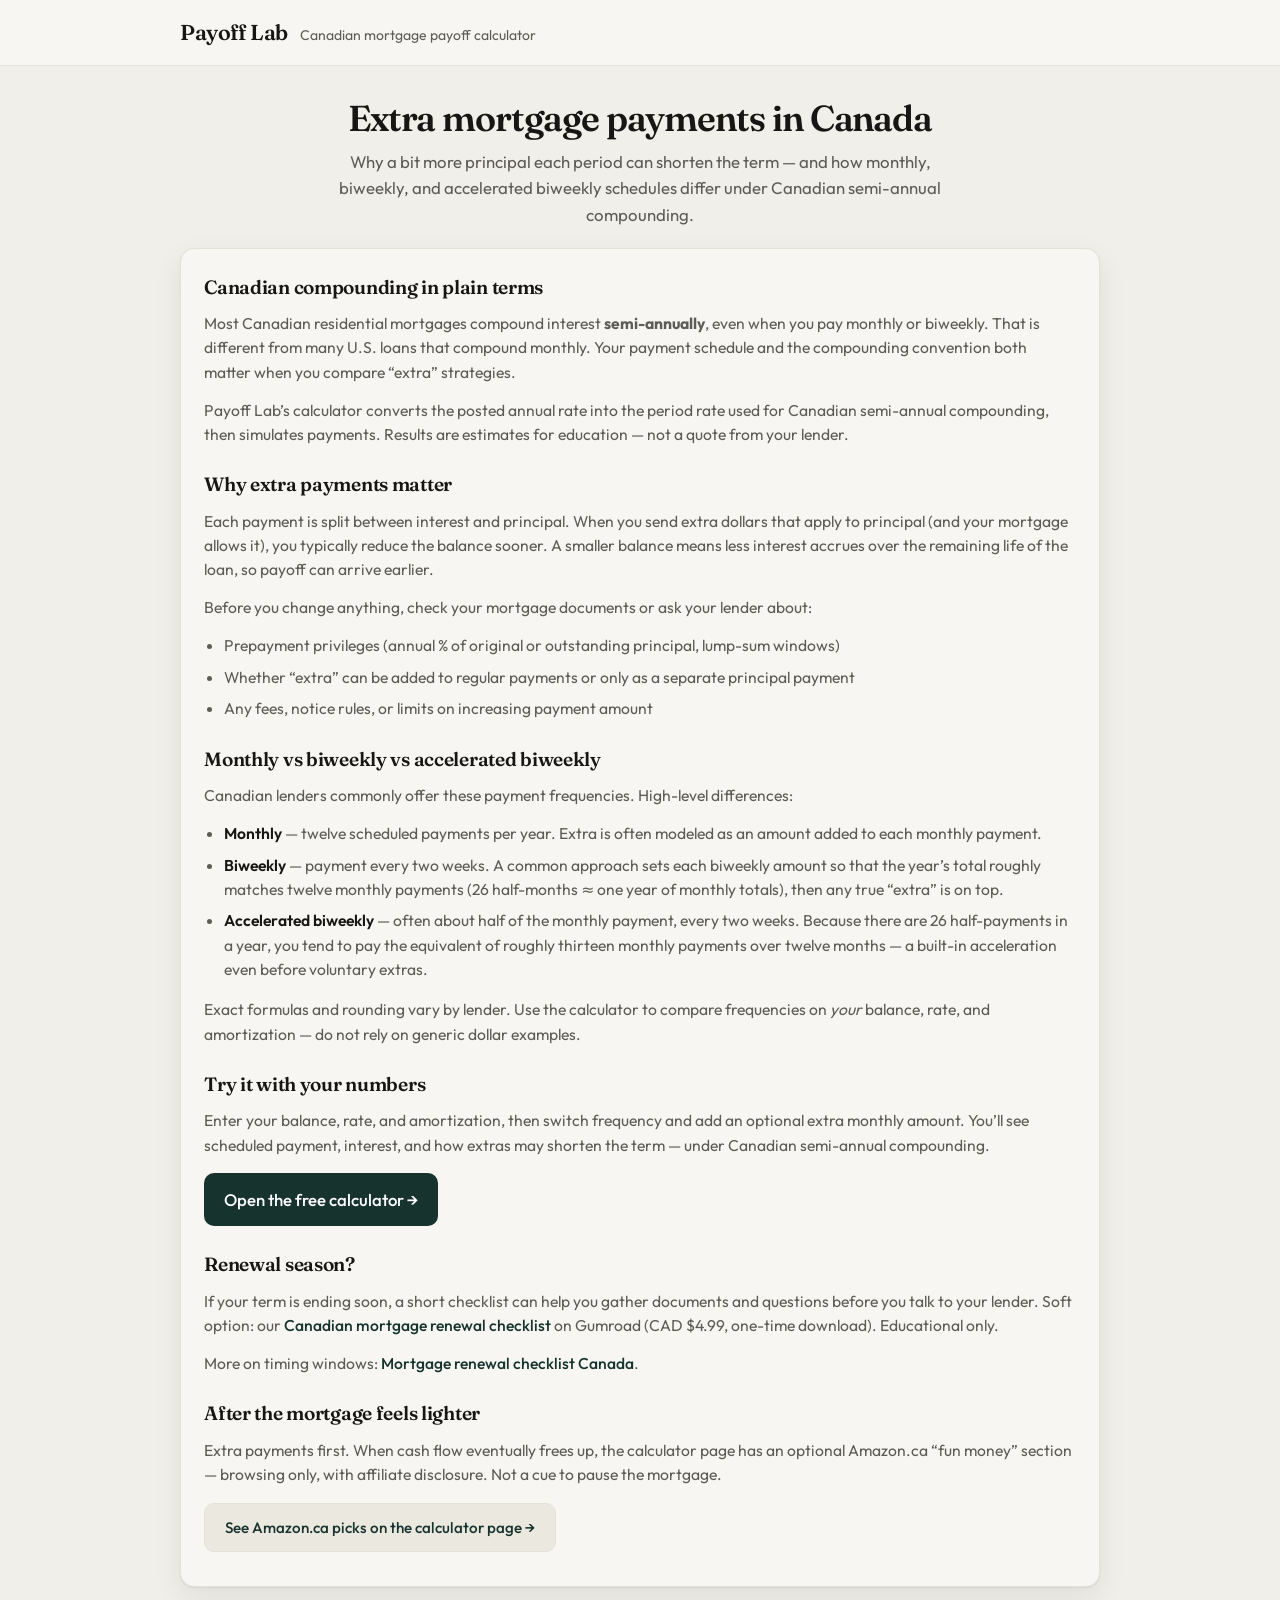
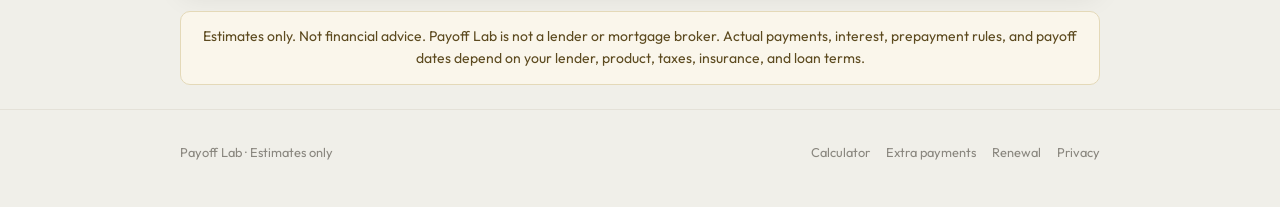
<file: extra-payments-canada.html>
<!DOCTYPE html>
<html lang="en-CA">
<head>
  <meta charset="utf-8" />
  <meta name="viewport" content="width=device-width, initial-scale=1" />
  <title>Extra Mortgage Payments Canada | Biweekly &amp; Accelerated</title>
  <meta name="description" content="How extra monthly or biweekly payments work on a Canadian mortgage. Semi-annual compounding, monthly vs biweekly vs accelerated biweekly — then try the free calculator." />
  <meta name="theme-color" content="#16332e" />
  <link rel="canonical" href="https://marcbotai.github.io/payoff-lab/extra-payments-canada.html" />
  <link rel="preconnect" href="https://fonts.googleapis.com" />
  <link rel="preconnect" href="https://fonts.gstatic.com" crossorigin />
  <link href="https://fonts.googleapis.com/css2?family=Fraunces:opsz,wght@9..144,500;9..144,600&family=Outfit:wght@400;500;600;700&display=swap" rel="stylesheet" />
  <link rel="stylesheet" href="styles.css" />
</head>
<body>
  <header class="site-header">
    <div class="wrap brand">
      <p class="brand-name"><a href="index.html">Payoff Lab</a></p>
      <p class="brand-tag">Canadian mortgage payoff calculator</p>
    </div>
  </header>

  <main>
    <div class="wrap">
      <section class="hero article-hero">
        <h1>Extra mortgage payments in Canada</h1>
        <p>Why a bit more principal each period can shorten the term — and how monthly, biweekly, and accelerated biweekly schedules differ under Canadian semi-annual compounding.</p>
      </section>

      <article class="article card">
        <h2>Canadian compounding in plain terms</h2>
        <p>Most Canadian residential mortgages compound interest <strong>semi-annually</strong>, even when you pay monthly or biweekly. That is different from many U.S. loans that compound monthly. Your payment schedule and the compounding convention both matter when you compare “extra” strategies.</p>
        <p>Payoff Lab’s calculator converts the posted annual rate into the period rate used for Canadian semi-annual compounding, then simulates payments. Results are estimates for education — not a quote from your lender.</p>

        <h2>Why extra payments matter</h2>
        <p>Each payment is split between interest and principal. When you send extra dollars that apply to principal (and your mortgage allows it), you typically reduce the balance sooner. A smaller balance means less interest accrues over the remaining life of the loan, so payoff can arrive earlier.</p>
        <p>Before you change anything, check your mortgage documents or ask your lender about:</p>
        <ul>
          <li>Prepayment privileges (annual % of original or outstanding principal, lump-sum windows)</li>
          <li>Whether “extra” can be added to regular payments or only as a separate principal payment</li>
          <li>Any fees, notice rules, or limits on increasing payment amount</li>
        </ul>

        <h2>Monthly vs biweekly vs accelerated biweekly</h2>
        <p>Canadian lenders commonly offer these payment frequencies. High-level differences:</p>
        <ul>
          <li><strong>Monthly</strong> — twelve scheduled payments per year. Extra is often modeled as an amount added to each monthly payment.</li>
          <li><strong>Biweekly</strong> — payment every two weeks. A common approach sets each biweekly amount so that the year’s total roughly matches twelve monthly payments (26 half-months ≈ one year of monthly totals), then any true “extra” is on top.</li>
          <li><strong>Accelerated biweekly</strong> — often about half of the monthly payment, every two weeks. Because there are 26 half-payments in a year, you tend to pay the equivalent of roughly thirteen monthly payments over twelve months — a built-in acceleration even before voluntary extras.</li>
        </ul>
        <p>Exact formulas and rounding vary by lender. Use the calculator to compare frequencies on <em>your</em> balance, rate, and amortization — do not rely on generic dollar examples.</p>

        <h2>Try it with your numbers</h2>
        <p>Enter your balance, rate, and amortization, then switch frequency and add an optional extra monthly amount. You’ll see scheduled payment, interest, and how extras may shorten the term — under Canadian semi-annual compounding.</p>
        <p class="article-cta-row">
          <a class="btn btn-cta" href="index.html">Open the free calculator →</a>
        </p>

        <h2>Renewal season?</h2>
        <p>If your term is ending soon, a short checklist can help you gather documents and questions before you talk to your lender. Soft option: our <a href="https://marcstevens.gumroad.com/l/canadian-mortgage-renewal-checklist">Canadian mortgage renewal checklist</a> on Gumroad (CAD $4.99, one-time download). Educational only.</p>
        <p>More on timing windows: <a href="mortgage-renewal-canada.html">Mortgage renewal checklist Canada</a>.</p>

        <h2>After the mortgage feels lighter</h2>
        <p>Extra payments first. When cash flow eventually frees up, the calculator page has an optional Amazon.ca “fun money” section — browsing only, with affiliate disclosure. Not a cue to pause the mortgage.</p>
        <p class="article-cta-row">
          <a class="btn btn-ghost-link" href="index.html#fun-money">See Amazon.ca picks on the calculator page →</a>
        </p>
      </article>

      <p class="disclaimer">
        Estimates only. Not financial advice. Payoff Lab is not a lender or mortgage broker.
        Actual payments, interest, prepayment rules, and payoff dates depend on your lender, product, taxes, insurance, and loan terms.
      </p>
    </div>
  </main>

  <footer class="site-footer">
    <div class="wrap">
      <p>Payoff Lab · Estimates only</p>
      <nav class="footer-links" aria-label="Footer">
        <a href="index.html">Calculator</a>
        <a href="extra-payments-canada.html">Extra payments</a>
        <a href="mortgage-renewal-canada.html">Renewal</a>
        <a href="privacy.html">Privacy</a>
      </nav>
    </div>
  </footer>
</body>
</html>
</file>
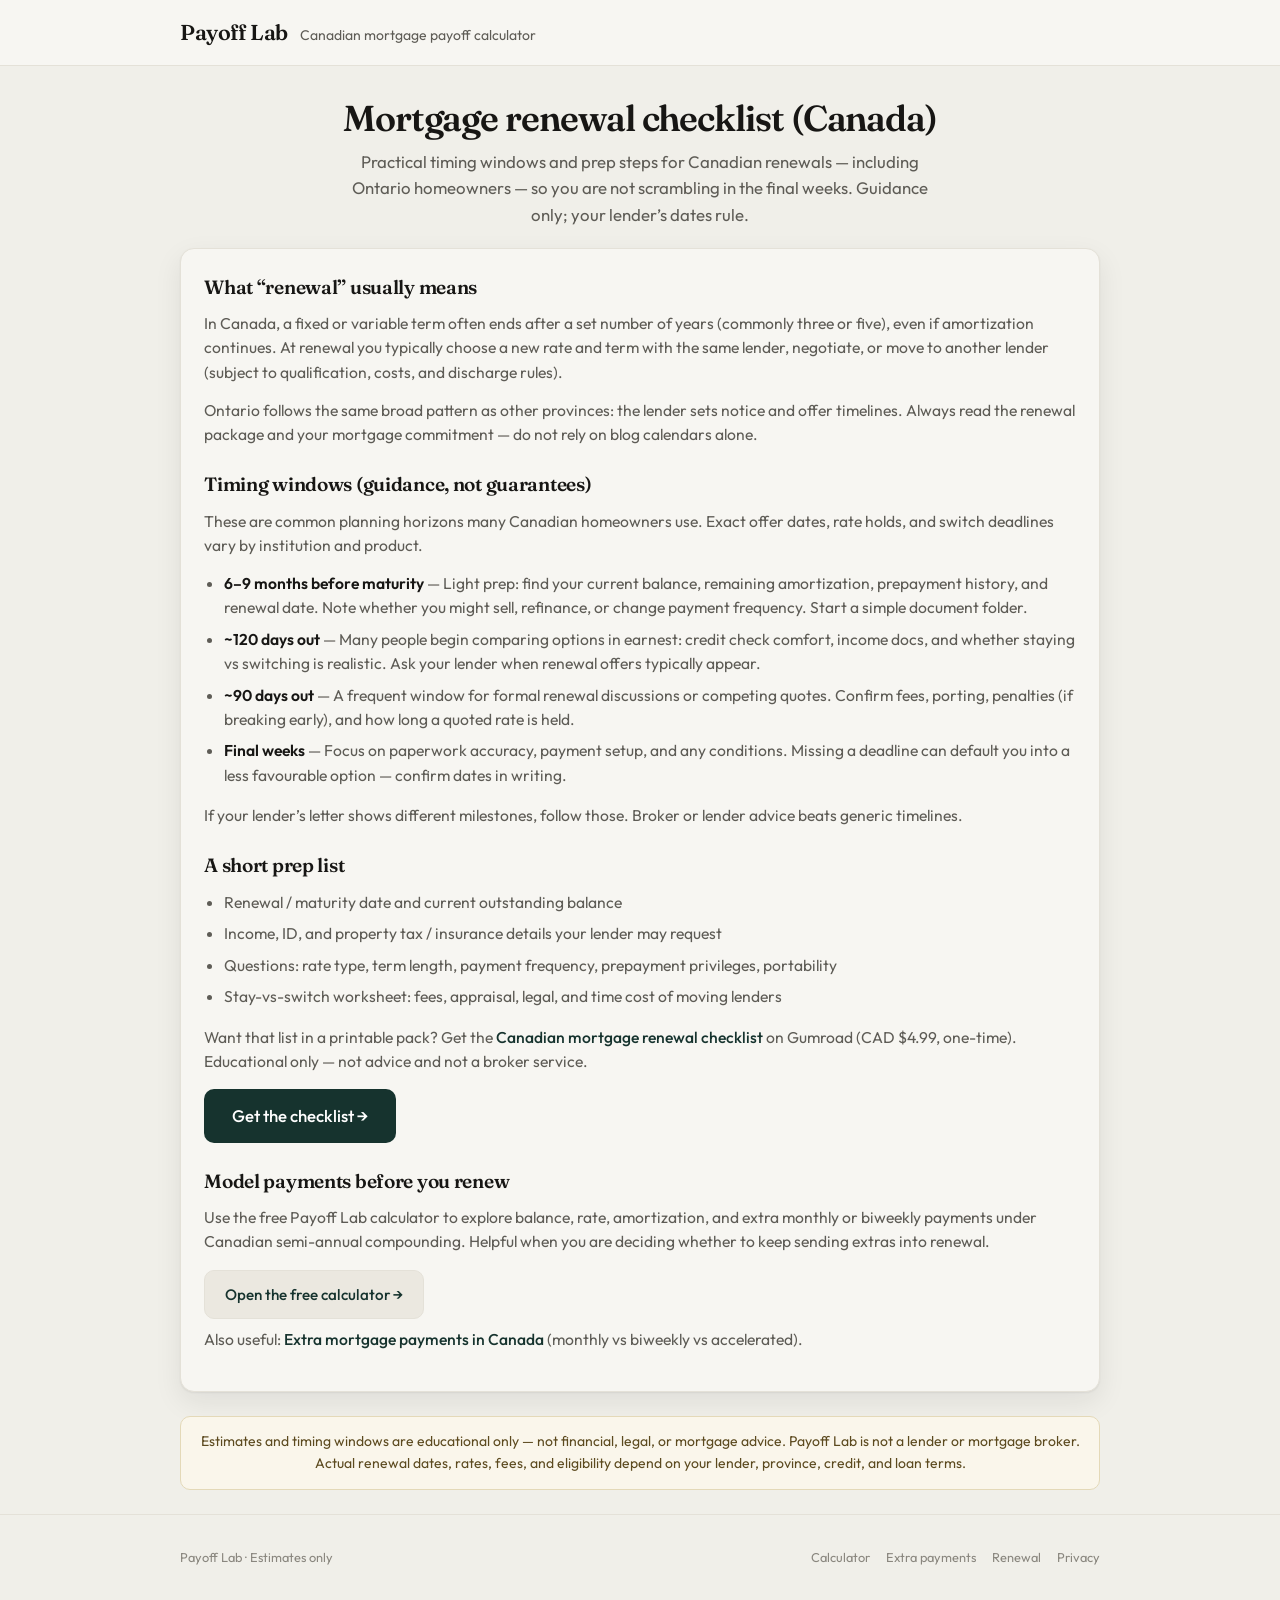
<file: mortgage-renewal-canada.html>
<!DOCTYPE html>
<html lang="en-CA">
<head>
  <meta charset="utf-8" />
  <meta name="viewport" content="width=device-width, initial-scale=1" />
  <title>Mortgage Renewal Checklist Canada | Ontario Timing Guide</title>
  <meta name="description" content="Canadian mortgage renewal timing windows (6–9 months, ~120/90 days) — practical guidance for Ontario and across Canada. Free calculator + optional checklist." />
  <meta name="theme-color" content="#16332e" />
  <link rel="canonical" href="https://marcbotai.github.io/payoff-lab/mortgage-renewal-canada.html" />
  <link rel="preconnect" href="https://fonts.googleapis.com" />
  <link rel="preconnect" href="https://fonts.gstatic.com" crossorigin />
  <link href="https://fonts.googleapis.com/css2?family=Fraunces:opsz,wght@9..144,500;9..144,600&family=Outfit:wght@400;500;600;700&display=swap" rel="stylesheet" />
  <link rel="stylesheet" href="styles.css" />
</head>
<body>
  <header class="site-header">
    <div class="wrap brand">
      <p class="brand-name"><a href="index.html">Payoff Lab</a></p>
      <p class="brand-tag">Canadian mortgage payoff calculator</p>
    </div>
  </header>

  <main>
    <div class="wrap">
      <section class="hero article-hero">
        <h1>Mortgage renewal checklist (Canada)</h1>
        <p>Practical timing windows and prep steps for Canadian renewals — including Ontario homeowners — so you are not scrambling in the final weeks. Guidance only; your lender’s dates rule.</p>
      </section>

      <article class="article card">
        <h2>What “renewal” usually means</h2>
        <p>In Canada, a fixed or variable term often ends after a set number of years (commonly three or five), even if amortization continues. At renewal you typically choose a new rate and term with the same lender, negotiate, or move to another lender (subject to qualification, costs, and discharge rules).</p>
        <p>Ontario follows the same broad pattern as other provinces: the lender sets notice and offer timelines. Always read the renewal package and your mortgage commitment — do not rely on blog calendars alone.</p>

        <h2>Timing windows (guidance, not guarantees)</h2>
        <p>These are common planning horizons many Canadian homeowners use. Exact offer dates, rate holds, and switch deadlines vary by institution and product.</p>
        <ul>
          <li><strong>6–9 months before maturity</strong> — Light prep: find your current balance, remaining amortization, prepayment history, and renewal date. Note whether you might sell, refinance, or change payment frequency. Start a simple document folder.</li>
          <li><strong>~120 days out</strong> — Many people begin comparing options in earnest: credit check comfort, income docs, and whether staying vs switching is realistic. Ask your lender when renewal offers typically appear.</li>
          <li><strong>~90 days out</strong> — A frequent window for formal renewal discussions or competing quotes. Confirm fees, porting, penalties (if breaking early), and how long a quoted rate is held.</li>
          <li><strong>Final weeks</strong> — Focus on paperwork accuracy, payment setup, and any conditions. Missing a deadline can default you into a less favourable option — confirm dates in writing.</li>
        </ul>
        <p>If your lender’s letter shows different milestones, follow those. Broker or lender advice beats generic timelines.</p>

        <h2>A short prep list</h2>
        <ul>
          <li>Renewal / maturity date and current outstanding balance</li>
          <li>Income, ID, and property tax / insurance details your lender may request</li>
          <li>Questions: rate type, term length, payment frequency, prepayment privileges, portability</li>
          <li>Stay-vs-switch worksheet: fees, appraisal, legal, and time cost of moving lenders</li>
        </ul>
        <p>Want that list in a printable pack? Get the <a href="https://marcstevens.gumroad.com/l/canadian-mortgage-renewal-checklist">Canadian mortgage renewal checklist</a> on Gumroad (CAD $4.99, one-time). Educational only — not advice and not a broker service.</p>
        <p class="article-cta-row">
          <a class="btn btn-cta" href="https://marcstevens.gumroad.com/l/canadian-mortgage-renewal-checklist">Get the checklist →</a>
        </p>

        <h2>Model payments before you renew</h2>
        <p>Use the free Payoff Lab calculator to explore balance, rate, amortization, and extra monthly or biweekly payments under Canadian semi-annual compounding. Helpful when you are deciding whether to keep sending extras into renewal.</p>
        <p class="article-cta-row">
          <a class="btn btn-ghost-link" href="index.html">Open the free calculator →</a>
        </p>
        <p>Also useful: <a href="extra-payments-canada.html">Extra mortgage payments in Canada</a> (monthly vs biweekly vs accelerated).</p>
      </article>

      <p class="disclaimer">
        Estimates and timing windows are educational only — not financial, legal, or mortgage advice.
        Payoff Lab is not a lender or mortgage broker. Actual renewal dates, rates, fees, and eligibility depend on your lender, province, credit, and loan terms.
      </p>
    </div>
  </main>

  <footer class="site-footer">
    <div class="wrap">
      <p>Payoff Lab · Estimates only</p>
      <nav class="footer-links" aria-label="Footer">
        <a href="index.html">Calculator</a>
        <a href="extra-payments-canada.html">Extra payments</a>
        <a href="mortgage-renewal-canada.html">Renewal</a>
        <a href="privacy.html">Privacy</a>
      </nav>
    </div>
  </footer>
</body>
</html>
</file>
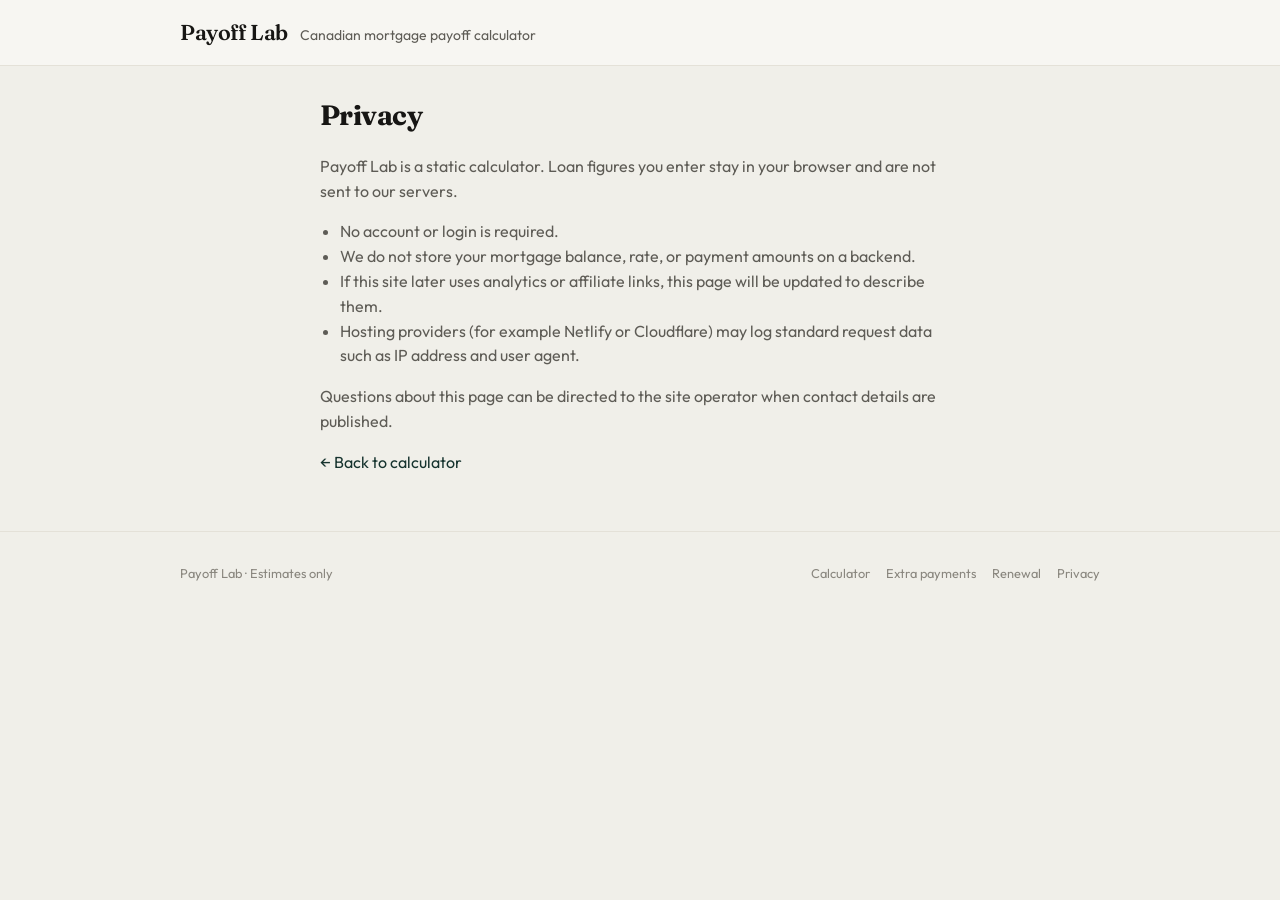
<file: privacy.html>
<!DOCTYPE html>
<html lang="en-CA">
<head>
  <meta charset="utf-8" />
  <meta name="viewport" content="width=device-width, initial-scale=1" />
  <title>Privacy — Payoff Lab</title>
  <meta name="description" content="Privacy policy for Payoff Lab Canadian mortgage payoff calculator." />
  <meta name="theme-color" content="#16332e" />
  <link rel="preconnect" href="https://fonts.googleapis.com" />
  <link rel="preconnect" href="https://fonts.gstatic.com" crossorigin />
  <link href="https://fonts.googleapis.com/css2?family=Fraunces:opsz,wght@9..144,500;9..144,600&family=Outfit:wght@400;500;600&display=swap" rel="stylesheet" />
  <link rel="stylesheet" href="styles.css" />
</head>
<body>
  <header class="site-header">
    <div class="wrap brand">
      <p class="brand-name"><a href="index.html" style="color:inherit;text-decoration:none">Payoff Lab</a></p>
      <p class="brand-tag">Canadian mortgage payoff calculator</p>
    </div>
  </header>

  <main class="wrap prose">
    <h1>Privacy</h1>
    <p>Payoff Lab is a static calculator. Loan figures you enter stay in your browser and are not sent to our servers.</p>
    <ul>
      <li>No account or login is required.</li>
      <li>We do not store your mortgage balance, rate, or payment amounts on a backend.</li>
      <li>If this site later uses analytics or affiliate links, this page will be updated to describe them.</li>
      <li>Hosting providers (for example Netlify or Cloudflare) may log standard request data such as IP address and user agent.</li>
    </ul>
    <p>Questions about this page can be directed to the site operator when contact details are published.</p>
    <p><a href="index.html">← Back to calculator</a></p>
  </main>

  <footer class="site-footer">
    <div class="wrap">
      <p>Payoff Lab · Estimates only</p>
      <nav class="footer-links" aria-label="Footer">
        <a href="index.html">Calculator</a>
        <a href="extra-payments-canada.html">Extra payments</a>
        <a href="mortgage-renewal-canada.html">Renewal</a>
        <a href="privacy.html">Privacy</a>
      </nav>
    </div>
  </footer>
</body>
</html>
</file>
<file: styles.css>
/* Payoff Lab — Canadian mortgage payoff calculator */
:root {
  --bg: #f0efe9;
  --surface: #f7f6f2;
  --ink: #171614;
  --muted: #5e5c56;
  --subtle: #8a877f;
  --border: #e4e1d8;
  --accent: #16332e;
  --accent-hover: #0f2420;
  --accent-soft: rgba(22, 51, 46, 0.1);
  --save: #1b6b45;
  --result-bg: #16332e;
  --result-ink: #f7f6f2;
  --result-muted: #a8b5b1;
  --warn-bg: #faf6eb;
  --warn-border: #e4d9b8;
  --warn-ink: #5c4a1f;
  --error-bg: #fef2f2;
  --error-border: #fecaca;
  --error-ink: #9b2c2c;
  --radius: 14px;
  --shadow: 0 1px 2px rgba(23, 22, 20, 0.06), 0 10px 28px rgba(23, 22, 20, 0.08);
  --font: "Outfit", system-ui, -apple-system, "Segoe UI", Roboto, sans-serif;
  --display: "Fraunces", Georgia, "Times New Roman", serif;
}

*,
*::before,
*::after {
  box-sizing: border-box;
}

html {
  scroll-behavior: smooth;
}

body {
  margin: 0;
  font-family: var(--font);
  font-size: 1rem;
  line-height: 1.55;
  color: var(--ink);
  background: var(--bg);
  -webkit-font-smoothing: antialiased;
}

a {
  color: var(--accent);
  text-decoration: none;
}

a:hover {
  text-decoration: underline;
}

.wrap {
  width: min(920px, 100% - 2rem);
  margin-inline: auto;
}

.site-header {
  background: var(--surface);
  border-bottom: 1px solid var(--border);
  padding: 1rem 0;
}

.brand {
  display: flex;
  align-items: baseline;
  gap: 0.75rem;
  flex-wrap: wrap;
}

.brand-name {
  font-family: var(--display);
  font-size: 1.35rem;
  font-weight: 600;
  letter-spacing: -0.02em;
  color: var(--ink);
  margin: 0;
}

.brand-tag {
  font-size: 0.875rem;
  color: var(--muted);
  margin: 0;
}

.hero {
  padding: 2rem 0 0.35rem;
  text-align: center;
}

.hero h1 {
  margin: 0 0 0.6rem;
  font-family: var(--display);
  font-size: clamp(1.65rem, 4.5vw, 2.25rem);
  font-weight: 600;
  letter-spacing: -0.03em;
  line-height: 1.15;
}

.hero p {
  margin: 0 auto;
  color: var(--muted);
  max-width: 34rem;
  font-size: 1.05rem;
}

.how-to {
  max-width: 36rem;
  margin: 1.15rem auto 0;
  text-align: center;
}

.how-to h2 {
  margin: 0 0 0.4rem;
  font-family: var(--display);
  font-size: 1.05rem;
  font-weight: 500;
  letter-spacing: -0.015em;
}

.how-to p {
  margin: 0;
  color: var(--muted);
  font-size: 0.95rem;
}

.calc-grid {
  display: grid;
  gap: 1.5rem;
  padding: 1.5rem 0 1.75rem;
}

@media (min-width: 800px) {
  .calc-grid {
    grid-template-columns: 1fr 1fr;
    align-items: start;
    gap: 2rem;
  }

  .results-card {
    position: sticky;
    top: 1.25rem;
  }
}

.card {
  background: var(--surface);
  border: 1px solid var(--border);
  border-radius: var(--radius);
  box-shadow: var(--shadow);
  padding: 1.35rem 1.4rem;
}

.card h2 {
  margin: 0 0 1.1rem;
  font-family: var(--display);
  font-size: 1.2rem;
  font-weight: 500;
  letter-spacing: -0.015em;
}

.field {
  margin-bottom: 1rem;
}

.field:last-of-type {
  margin-bottom: 1.35rem;
}

.field label {
  display: block;
  font-size: 0.9rem;
  font-weight: 500;
  margin-bottom: 0.4rem;
}

.field .hint {
  display: block;
  font-size: 0.78rem;
  font-weight: 400;
  color: var(--subtle);
  margin-top: 0.3rem;
}

.field input,
.field select {
  width: 100%;
  padding: 0.7rem 0.8rem;
  font: inherit;
  font-size: 1rem;
  color: var(--ink);
  background: #fff;
  border: 1px solid var(--border);
  border-radius: 10px;
  outline: none;
  transition: border-color 0.15s, box-shadow 0.15s;
}

.field input:focus,
.field select:focus {
  border-color: var(--accent);
  box-shadow: 0 0 0 3px var(--accent-soft);
}

.input-row {
  display: flex;
  align-items: center;
  gap: 0.5rem;
}

.input-prefix,
.input-suffix {
  color: var(--muted);
  font-size: 0.95rem;
  font-weight: 500;
  white-space: nowrap;
}

.btn {
  display: inline-flex;
  align-items: center;
  justify-content: center;
  gap: 0.4rem;
  width: 100%;
  padding: 0.85rem 1rem;
  font: inherit;
  font-weight: 600;
  font-size: 1.05rem;
  border: none;
  border-radius: 10px;
  cursor: pointer;
  transition: background 0.15s, opacity 0.15s, transform 0.05s;
}

.btn-primary {
  background: var(--accent);
  color: #fff;
}

.btn-primary:hover {
  background: var(--accent-hover);
}

.btn-primary:active {
  transform: translateY(1px);
}

.btn-ghost {
  background: #ebe8e0;
  color: var(--muted);
  border: 1px solid var(--border);
  cursor: not-allowed;
  opacity: 0.9;
}

.note {
  margin: 0.85rem 0 0;
  font-size: 0.8rem;
  color: var(--subtle);
}

.results-card {
  background: var(--result-bg);
  color: var(--result-ink);
  border-color: transparent;
}

.results-card h2 {
  color: var(--result-ink);
}

.metrics {
  display: grid;
  gap: 0.75rem;
}

.metric {
  padding: 0.8rem 0.9rem;
  background: rgba(255, 255, 255, 0.07);
  border-radius: 10px;
}

.metric-label {
  display: block;
  font-size: 0.72rem;
  text-transform: uppercase;
  letter-spacing: 0.05em;
  color: var(--result-muted);
  margin-bottom: 0.2rem;
}

.metric-value {
  font-size: 1.35rem;
  font-weight: 600;
  letter-spacing: -0.02em;
  font-variant-numeric: tabular-nums;
}

.metric-sub {
  display: block;
  font-size: 0.8rem;
  color: var(--result-muted);
  margin-top: 0.2rem;
}

.savings {
  margin-top: 1rem;
  padding: 0.95rem;
  background: rgba(27, 107, 69, 0.28);
  border: 1px solid rgba(27, 107, 69, 0.4);
  border-radius: 10px;
}

.savings h3 {
  margin: 0 0 0.7rem;
  font-size: 0.88rem;
  font-weight: 600;
  color: #b7e0c8;
}

.savings-grid {
  display: grid;
  grid-template-columns: 1fr 1fr;
  gap: 0.75rem;
}

.savings .metric-value {
  font-size: 1.15rem;
}

.results-placeholder {
  margin: 0;
  color: var(--result-muted);
  font-size: 0.95rem;
  line-height: 1.5;
}

.error-banner {
  display: none;
  margin-bottom: 1rem;
  padding: 0.75rem 0.9rem;
  background: var(--error-bg);
  border: 1px solid var(--error-border);
  border-radius: 10px;
  color: var(--error-ink);
  font-size: 0.875rem;
}

.error-banner.visible {
  display: block;
}

.disclaimer {
  margin: 0 0 1.5rem;
  padding: 0.9rem 1.1rem;
  background: var(--warn-bg);
  border: 1px solid var(--warn-border);
  border-radius: 10px;
  color: var(--warn-ink);
  font-size: 0.875rem;
  text-align: center;
}

.cta {
  margin-bottom: 2rem;
  text-align: center;
}

.cta p {
  margin: 0 0 0.9rem;
  color: var(--muted);
  font-size: 0.925rem;
}

.cta-list {
  list-style: none;
  margin: 0 0 1.1rem;
  padding: 0;
  color: var(--ink);
  font-size: 0.95rem;
}

.cta-list li {
  position: relative;
  padding: 0.28rem 0 0.28rem 1.45rem;
}

.cta-list li::before {
  content: "";
  position: absolute;
  left: 0.15rem;
  top: 0.58rem;
  width: 0.7rem;
  height: 0.7rem;
  border: 1.5px solid var(--accent);
  border-radius: 3px;
  box-sizing: border-box;
}

.cta-list li::after {
  content: "";
  position: absolute;
  left: 0.36rem;
  top: 0.72rem;
  width: 0.28rem;
  height: 0.16rem;
  border-left: 1.6px solid var(--accent);
  border-bottom: 1.6px solid var(--accent);
  transform: rotate(-45deg);
}

.cta-price {
  margin: 0 0 0.95rem;
  font-size: 1.15rem;
  font-weight: 600;
  color: var(--ink);
}

.cta-price-note {
  display: inline-block;
  margin-left: 0.2rem;
  font-weight: 400;
  font-size: 0.82rem;
  color: var(--subtle);
}

.btn-cta {
  background: var(--accent);
  color: #fff;
}

.btn-cta:hover {
  background: var(--accent-hover);
  text-decoration: none;
}

.btn-cta:active {
  transform: translateY(1px);
}

.site-footer {
  border-top: 1px solid var(--border);
  padding: 1.25rem 0 2rem;
  font-size: 0.8rem;
  color: var(--subtle);
}

.site-footer .wrap {
  display: flex;
  flex-wrap: wrap;
  gap: 0.5rem 1.25rem;
  justify-content: space-between;
  align-items: center;
}

.footer-links {
  display: flex;
  gap: 1rem;
}

.footer-links a {
  color: var(--subtle);
}

.footer-links a:hover {
  color: var(--accent);
}

.prose {
  padding: 1.75rem 0 2.5rem;
  max-width: 40rem;
}

.prose h1 {
  margin: 0 0 1rem;
  font-family: var(--display);
  font-size: 1.75rem;
  letter-spacing: -0.02em;
}

.prose p,
.prose li {
  color: var(--muted);
}

.prose ul {
  padding-left: 1.25rem;
}

.visually-hidden {
  position: absolute;
  width: 1px;
  height: 1px;
  padding: 0;
  margin: -1px;
  overflow: hidden;
  clip: rect(0, 0, 0, 0);
  white-space: nowrap;
  border: 0;
}

/* —— Fun money (Amazon.ca) —— */
.fun-money {
  margin: 0 0 2rem;
  padding: 0;
}

.fun-money-header {
  text-align: center;
  margin-bottom: 1.1rem;
}

.amazon-badge {
  display: inline-block;
  width: min(140px, 42vw);
  height: auto;
  margin: 0 0 0.85rem;
  border-radius: 6px;
}

.fun-money-header h2 {
  margin: 0 0 0.65rem;
  font-family: var(--display);
  font-size: clamp(1.25rem, 3.5vw, 1.55rem);
  font-weight: 600;
  letter-spacing: -0.02em;
  line-height: 1.25;
  color: var(--ink);
}

.fun-money-lead {
  margin: 0 auto 0.85rem;
  max-width: 38rem;
  color: var(--muted);
  font-size: 0.95rem;
}

.affiliate-disclosure {
  margin: 0 auto;
  max-width: 36rem;
  padding: 0.7rem 0.95rem;
  background: var(--warn-bg);
  border: 1px solid var(--warn-border);
  border-radius: 10px;
  color: var(--warn-ink);
  font-size: 0.8rem;
  line-height: 1.45;
}

.fun-money-filter-note {
  margin: 0 auto 1.25rem;
  max-width: 40rem;
  text-align: center;
  font-size: 0.82rem;
  color: var(--subtle);
  line-height: 1.45;
}

.fun-groups {
  display: grid;
  gap: 1.15rem;
}

@media (min-width: 900px) {
  .fun-groups {
    grid-template-columns: 1fr 1fr;
    gap: 1.25rem;
  }
}

.fun-group {
  margin: 0;
  padding: 1.15rem 1.2rem 1.15rem;
}

.fun-group h3 {
  margin: 0 0 0.85rem;
  font-family: var(--display);
  font-size: 1.1rem;
  font-weight: 600;
  letter-spacing: -0.015em;
  color: var(--accent);
}

.product-grid {
  display: grid;
  gap: 0.9rem;
}

.product-card {
  display: flex;
  flex-direction: column;
  gap: 0.75rem;
  margin: 0;
  padding: 0.85rem;
  background: #fff;
  border: 1px solid var(--border);
  border-radius: 12px;
  overflow: hidden;
}

.product-card-image-link {
  display: flex;
  align-items: center;
  justify-content: center;
  flex-shrink: 0;
  background: #f7f8f7;
  border-radius: 10px;
  text-decoration: none;
  overflow: hidden;
}

.product-card-image {
  display: block;
  width: 100%;
  max-width: 280px;
  height: auto;
  max-height: 220px;
  object-fit: contain;
  margin: 0 auto;
  padding: 0.5rem;
}

.product-card-body {
  display: flex;
  flex-direction: column;
  gap: 0.4rem;
  min-width: 0;
  flex: 1;
}

.product-card-name {
  margin: 0;
  font-size: 0.98rem;
  font-weight: 600;
  line-height: 1.3;
  color: var(--ink);
  letter-spacing: -0.01em;
}

.product-card-rating {
  margin: 0;
  font-size: 0.88rem;
  font-weight: 600;
  color: #b45309;
  line-height: 1.35;
}

.product-card-price {
  margin: 0;
  font-size: 0.86rem;
  font-weight: 600;
  color: var(--ink);
}

.product-card-price-note {
  font-weight: 500;
  color: var(--subtle);
  font-size: 0.78rem;
}

.product-card-blurb {
  margin: 0 0 0.25rem;
  font-size: 0.82rem;
  color: var(--muted);
  line-height: 1.45;
  flex: 1;
}

.btn-amazon {
  display: inline-flex;
  align-items: center;
  justify-content: center;
  width: 100%;
  margin-top: 0.15rem;
  padding: 0.6rem 0.85rem;
  font-size: 0.85rem;
  font-weight: 600;
  background: var(--accent);
  color: #fff;
  border-radius: 8px;
  text-decoration: none;
  text-align: center;
}

.btn-amazon:hover {
  background: var(--accent-hover);
  text-decoration: none;
}

.btn-amazon:active {
  transform: translateY(1px);
}

.fun-money-foot {
  margin: 1.25rem auto 0;
  text-align: center;
  font-size: 0.8rem;
  color: var(--subtle);
  max-width: 36rem;
  line-height: 1.45;
}

/* Tablet+: image left, content right */
@media (min-width: 520px) {
  .product-card {
    flex-direction: row;
    align-items: stretch;
    gap: 1rem;
  }

  .product-card-image-link {
    width: 140px;
    min-height: 140px;
    align-self: flex-start;
  }

  .product-card-image {
    max-width: 140px;
    max-height: 140px;
    padding: 0.4rem;
  }

  .btn-amazon {
    width: auto;
    align-self: flex-start;
    white-space: nowrap;
  }
}

@media (min-width: 700px) {
  .product-card-image-link {
    width: 160px;
    min-height: 160px;
  }

  .product-card-image {
    max-width: 160px;
    max-height: 160px;
  }
}

/* —— Article / SEO pages —— */
.brand-name a {
  color: inherit;
  text-decoration: none;
}

.brand-name a:hover {
  text-decoration: underline;
}

.article-hero {
  padding-bottom: 0.75rem;
}

.article-hero p {
  max-width: 38rem;
}

.article {
  margin: 0.5rem 0 1.5rem;
  padding: 1.5rem 1.45rem 1.6rem;
}

.article h2 {
  margin: 1.5rem 0 0.55rem;
  font-family: var(--display);
  font-size: 1.2rem;
  font-weight: 600;
  letter-spacing: -0.015em;
  color: var(--ink);
}

.article h2:first-child {
  margin-top: 0;
}

.article p {
  margin: 0 0 0.85rem;
  color: var(--muted);
  font-size: 0.98rem;
}

.article ul {
  margin: 0 0 1rem;
  padding-left: 1.25rem;
  color: var(--muted);
  font-size: 0.98rem;
}

.article li {
  margin-bottom: 0.45rem;
}

.article li strong {
  color: var(--ink);
  font-weight: 600;
}

.article a {
  font-weight: 500;
}

.article-cta-row {
  margin: 1rem 0 0.5rem !important;
}

.article-cta-row .btn {
  width: auto;
  min-width: 12rem;
  padding-inline: 1.25rem;
  text-decoration: none;
}

.article-cta-row .btn:hover {
  text-decoration: none;
}

.btn-ghost-link {
  display: inline-flex;
  align-items: center;
  justify-content: center;
  background: #ebe8e0;
  color: var(--accent);
  border: 1px solid var(--border);
  border-radius: 10px;
  font: inherit;
  font-weight: 600;
  font-size: 0.95rem;
  padding: 0.75rem 1.15rem;
  cursor: pointer;
  transition: background 0.15s, border-color 0.15s;
}

.btn-ghost-link:hover {
  background: #e4e0d6;
  border-color: var(--accent);
  text-decoration: none;
}

@media (max-width: 520px) {
  .article-cta-row .btn {
    width: 100%;
  }
}
</file>
